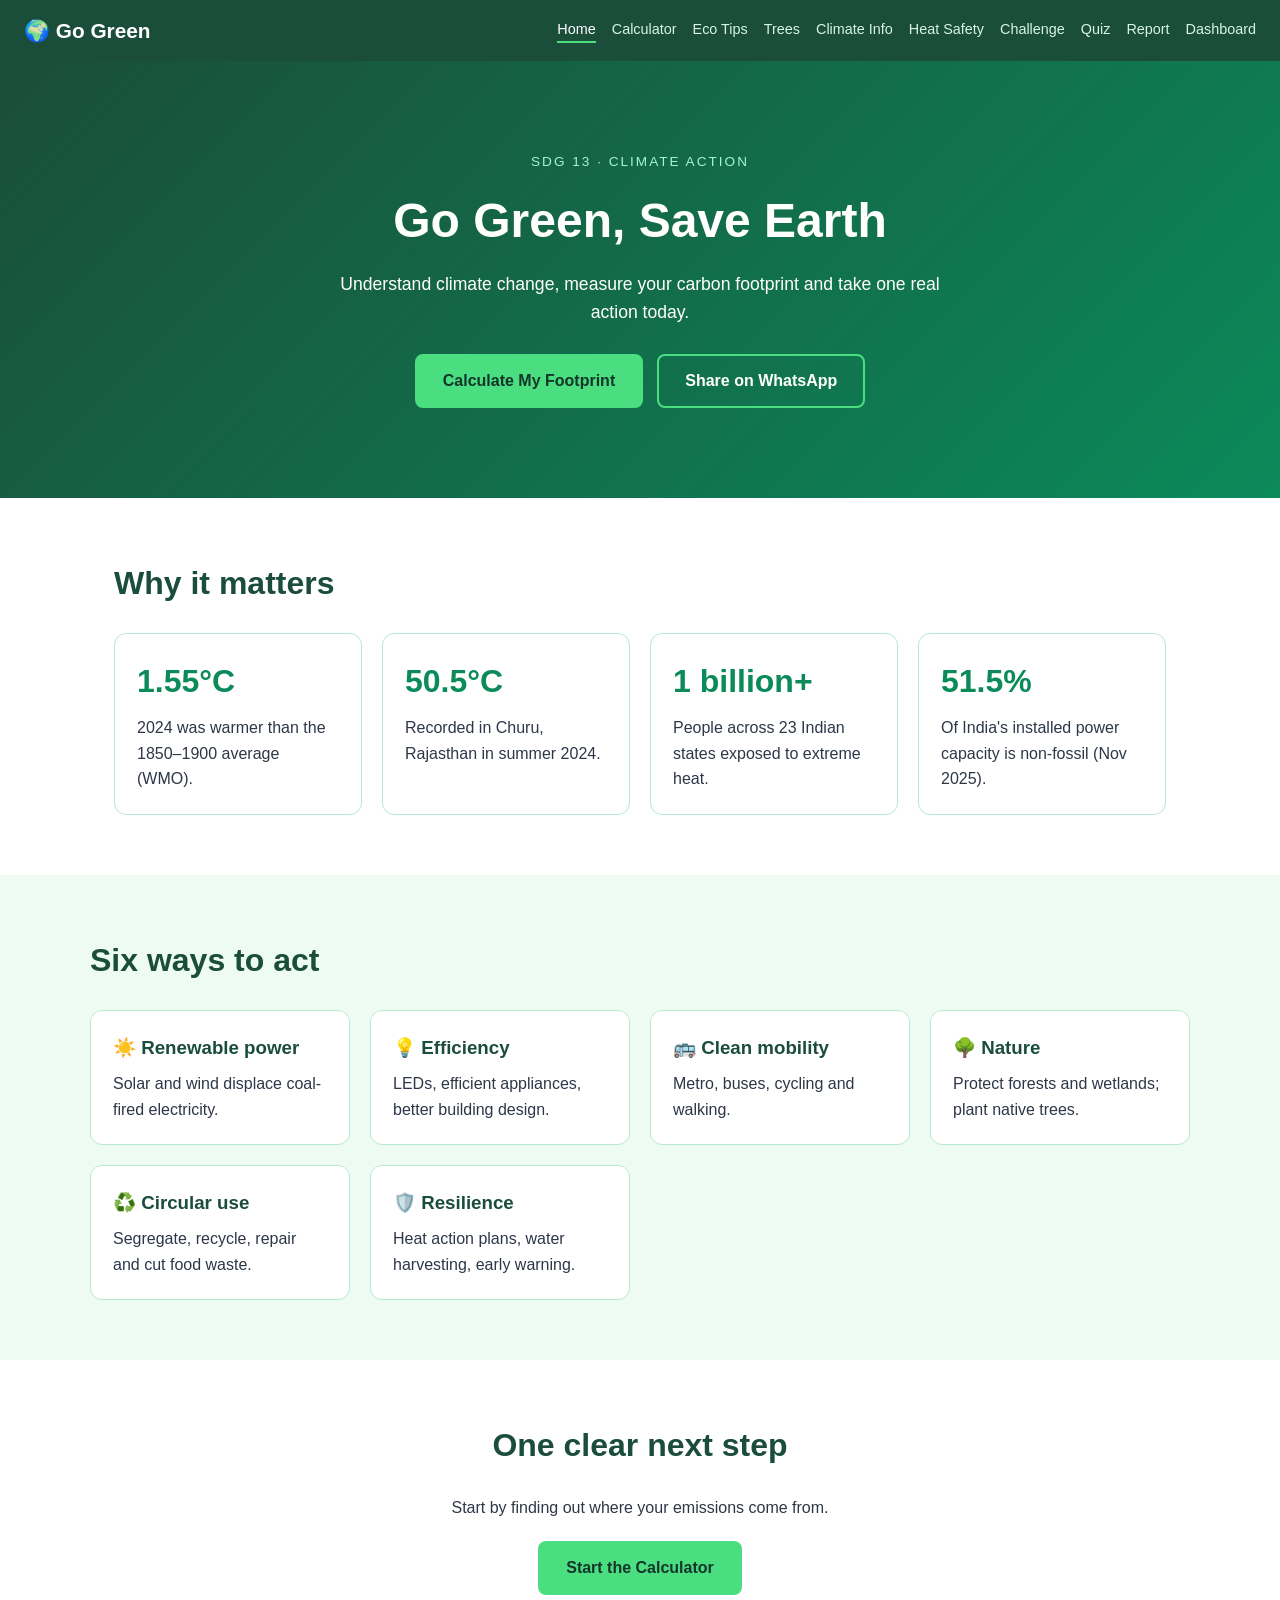
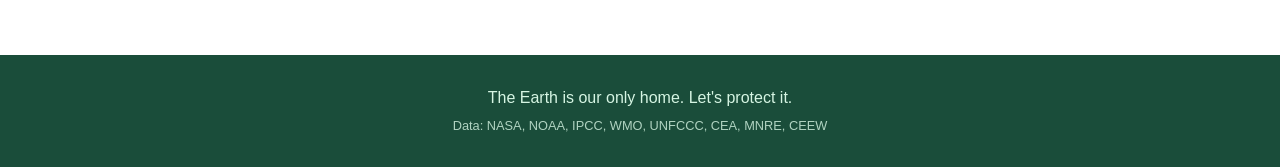
<file: index.html>
<!DOCTYPE html>
<html lang="en">
<head>
  <meta charset="UTF-8">
  <meta name="viewport" content="width=device-width, initial-scale=1.0">
  <title>Climate Action - Go Green, Save Earth</title>
  <link rel="stylesheet" href="css/style.css">
</head>
<body>

  <!-- NAVBAR (we copy this to every page) -->
  <header class="navbar">
    <a href="index.html" class="logo">🌍 Go Green</a>
    <button class="menu-btn" id="menuBtn" aria-label="Open menu">☰</button>
    <nav class="nav-links" id="navLinks">
      <a href="index.html" class="active">Home</a>
      <a href="calculator.html">Calculator</a>
      <a href="tips.html">Eco Tips</a>
      <a href="trees.html">Trees</a>
      <a href="info.html">Climate Info</a>
      <a href="heat.html">Heat Safety</a>
      <a href="challenge.html">Challenge</a>
      <a href="quiz.html">Quiz</a>
      <a href="report.html">Report</a>
      <a href="dashboard.html">Dashboard</a>
    </nav>
  </header>

  <!-- HERO SECTION -->
  <section class="hero">
    <p class="tag">SDG 13 · CLIMATE ACTION</p>
    <h1>Go Green, Save Earth</h1>
    <p class="hero-text">
      Understand climate change, measure your carbon footprint and take
      one real action today.
    </p>
    <div class="hero-buttons">
      <a href="calculator.html" class="btn">Calculate My Footprint</a>
      <button class="btn btn-outline" onclick="shareSite()">Share on WhatsApp</button>
    </div>
  </section>

  <!-- FACTS SECTION (data from your PPT) -->
  <section class="section">
    <h2>Why it matters</h2>
    <div class="grid">
      <div class="card stat">
        <h3>1.55°C</h3>
        <p>2024 was warmer than the 1850–1900 average (WMO).</p>
      </div>
      <div class="card stat">
        <h3>50.5°C</h3>
        <p>Recorded in Churu, Rajasthan in summer 2024.</p>
      </div>
      <div class="card stat">
        <h3>1 billion+</h3>
        <p>People across 23 Indian states exposed to extreme heat.</p>
      </div>
      <div class="card stat">
        <h3>51.5%</h3>
        <p>Of India's installed power capacity is non-fossil (Nov 2025).</p>
      </div>
    </div>
  </section>

  <!-- SIX LEVERS SECTION -->
  <section class="section light">
    <h2>Six ways to act</h2>
    <div class="grid">
      <div class="card"><h3>☀️ Renewable power</h3><p>Solar and wind displace coal-fired electricity.</p></div>
      <div class="card"><h3>💡 Efficiency</h3><p>LEDs, efficient appliances, better building design.</p></div>
      <div class="card"><h3>🚌 Clean mobility</h3><p>Metro, buses, cycling and walking.</p></div>
      <div class="card"><h3>🌳 Nature</h3><p>Protect forests and wetlands; plant native trees.</p></div>
      <div class="card"><h3>♻️ Circular use</h3><p>Segregate, recycle, repair and cut food waste.</p></div>
      <div class="card"><h3>🛡️ Resilience</h3><p>Heat action plans, water harvesting, early warning.</p></div>
    </div>
  </section>

  <!-- CALL TO ACTION -->
  <section class="section center">
    <h2>One clear next step</h2>
    <p>Start by finding out where your emissions come from.</p>
    <a href="calculator.html" class="btn">Start the Calculator</a>
  </section>

  <footer class="footer">
    <p>The Earth is our only home. Let's protect it.</p>
    <p class="small">Data: NASA, NOAA, IPCC, WMO, UNFCCC, CEA, MNRE, CEEW</p>
  </footer>

  <script src="js/main.js"></script>
</body>
</html>
</file>
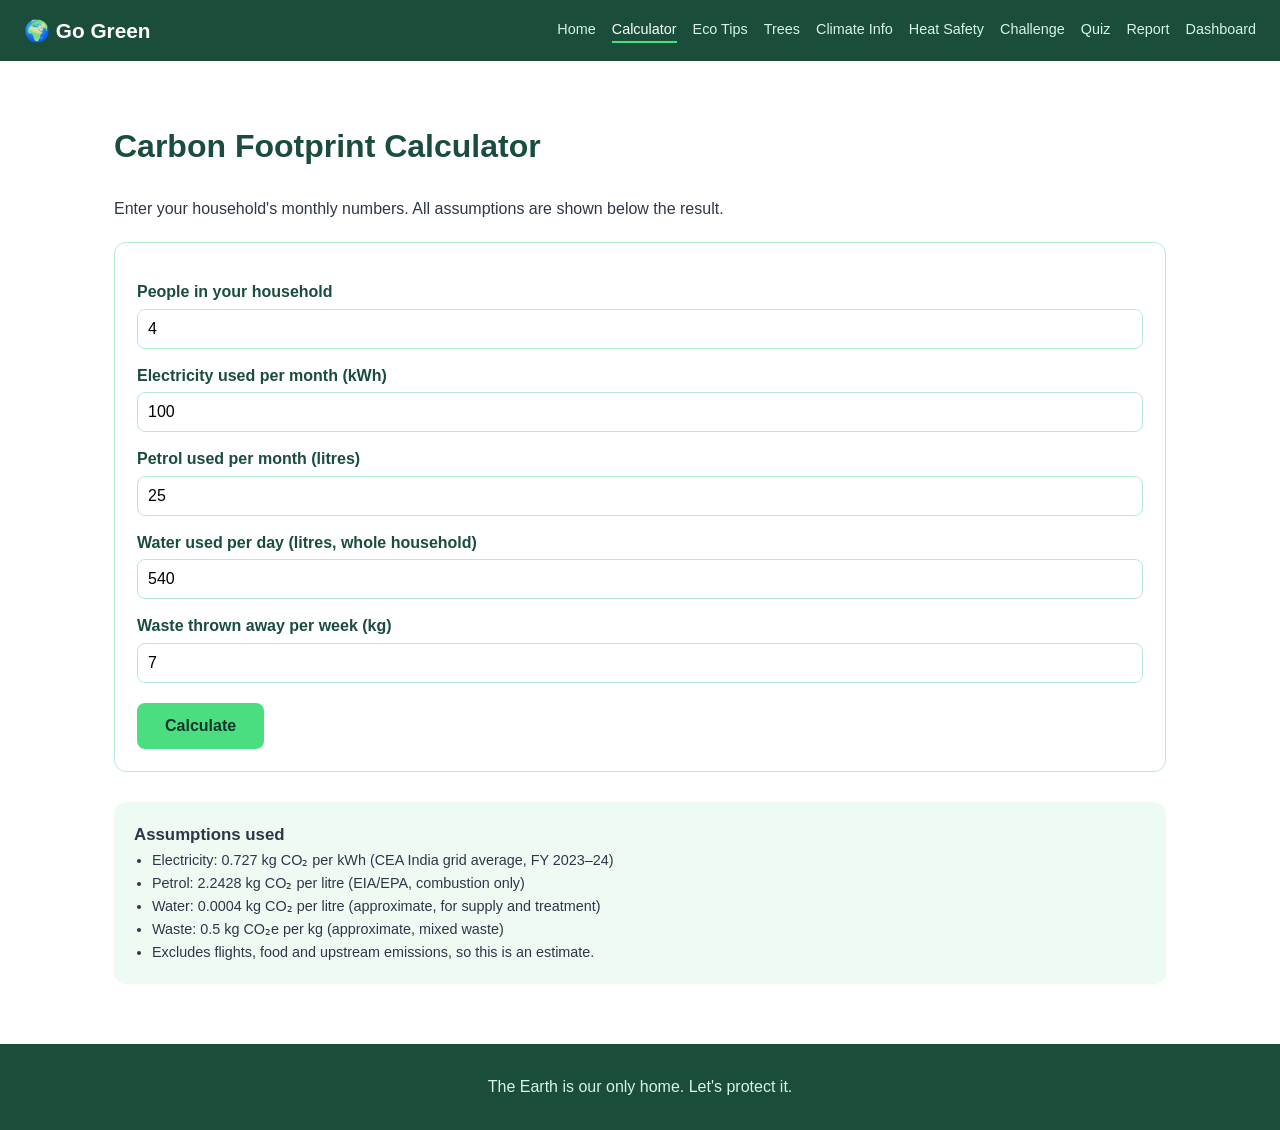
<file: calculator.html>
<!DOCTYPE html>
<html lang="en">
<head>
  <meta charset="UTF-8">
  <meta name="viewport" content="width=device-width, initial-scale=1.0">
  <title>Carbon Calculator - Go Green</title>
  <link rel="stylesheet" href="css/style.css">
</head>
<body>

  <header class="navbar">
    <a href="index.html" class="logo">🌍 Go Green</a>
    <button class="menu-btn" id="menuBtn" aria-label="Open menu">☰</button>
    <nav class="nav-links" id="navLinks">
      <a href="index.html">Home</a>
      <a href="calculator.html" class="active">Calculator</a>
      <a href="tips.html">Eco Tips</a>
      <a href="trees.html">Trees</a>
      <a href="info.html">Climate Info</a>
      <a href="heat.html">Heat Safety</a>
      <a href="challenge.html">Challenge</a>
      <a href="quiz.html">Quiz</a>
      <a href="report.html">Report</a>
      <a href="dashboard.html">Dashboard</a>
    </nav>
  </header>

  <section class="section">
    <h2>Carbon Footprint Calculator</h2>
    <p>Enter your household's monthly numbers. All assumptions are shown below the result.</p>

    <div class="calc-layout">

      <!-- INPUT FORM -->
      <div class="card">
        <label for="people">People in your household</label>
        <input type="number" id="people" min="1" value="4">

        <label for="electricity">Electricity used per month (kWh)</label>
        <input type="number" id="electricity" min="0" value="100">

        <label for="petrol">Petrol used per month (litres)</label>
        <input type="number" id="petrol" min="0" value="25">

        <label for="water">Water used per day (litres, whole household)</label>
        <input type="number" id="water" min="0" value="540">

        <label for="waste">Waste thrown away per week (kg)</label>
        <input type="number" id="waste" min="0" value="7">

        <button class="btn" id="calcBtn">Calculate</button>
      </div>

      <!-- RESULT -->
      <div class="card" id="resultBox" style="display:none;">
        <h3>Your monthly footprint</h3>
        <p class="big-number"><span id="totalValue">0</span> kg CO₂e</p>
        <p id="perPerson"></p>

        <h3>Where it comes from</h3>
        <div id="breakdown"></div>

        <h3>Compare (per person, per month)</h3>
        <div id="comparison"></div>

        <p id="impactMessage" class="impact"></p>

        <button class="btn" id="saveBtn">Save to my dashboard</button>
        <p id="saveMessage"></p>
      </div>
    </div>

    <div class="assumptions">
      <h3>Assumptions used</h3>
      <ul>
        <li>Electricity: 0.727 kg CO₂ per kWh (CEA India grid average, FY 2023–24)</li>
        <li>Petrol: 2.2428 kg CO₂ per litre (EIA/EPA, combustion only)</li>
        <li>Water: 0.0004 kg CO₂ per litre (approximate, for supply and treatment)</li>
        <li>Waste: 0.5 kg CO₂e per kg (approximate, mixed waste)</li>
        <li>Excludes flights, food and upstream emissions, so this is an estimate.</li>
      </ul>
    </div>
  </section>

  <footer class="footer">
    <p>The Earth is our only home. Let's protect it.</p>
  </footer>

  <script src="js/main.js"></script>
  <script src="js/calculator.js"></script>
</body>
</html>
</file>
<file: css/style.css>
/* ---------- Colours and basic reset ---------- */
:root {
  --dark: #1a4d3a;
  --green: #0b8a5a;
  --light: #eefbf3;
  --text: #2d3748;
}

* {
  margin: 0;
  padding: 0;
  box-sizing: border-box;
}

body {
  font-family: Arial, Helvetica, sans-serif;
  color: var(--text);
  line-height: 1.6;
}

/* ---------- Navbar ---------- */
.navbar {
  background: var(--dark);
  display: flex;
  justify-content: space-between;
  align-items: center;
  padding: 14px 24px;
  position: sticky;
  top: 0;
  z-index: 10;
}

.logo {
  color: white;
  font-size: 1.3rem;
  font-weight: bold;
  text-decoration: none;
}

.nav-links {
  display: flex;
  flex-wrap: wrap;
  gap: 16px;
}

.nav-links a {
  color: #d6f5e3;
  text-decoration: none;
  font-size: 0.9rem;
}

.nav-links a:hover,
.nav-links a.active {
  color: white;
  border-bottom: 2px solid #4ade80;
}

.menu-btn {
  display: none;
  background: none;
  border: none;
  color: white;
  font-size: 1.8rem;
  cursor: pointer;
}

/* ---------- Hero ---------- */
.hero {
  background: linear-gradient(135deg, #1a4d3a, #0b8a5a);
  color: white;
  text-align: center;
  padding: 90px 20px;
}

.tag {
  letter-spacing: 2px;
  font-size: 0.85rem;
  color: #a7f3d0;
}

.hero h1 {
  font-size: 3rem;
  margin: 10px 0;
}

.hero-text {
  max-width: 600px;
  margin: 0 auto 28px;
  font-size: 1.1rem;
}

.hero-buttons {
  display: flex;
  justify-content: center;
  gap: 14px;
  flex-wrap: wrap;
}

/* ---------- Buttons ---------- */
.btn {
  display: inline-block;
  background: #4ade80;
  color: #14352a;
  padding: 12px 26px;
  border-radius: 8px;
  text-decoration: none;
  font-weight: bold;
  border: 2px solid #4ade80;
  cursor: pointer;
  font-size: 1rem;
}

.btn:hover {
  background: #22c55e;
}

.btn-outline {
  background: transparent;
  color: white;
}

.btn-outline:hover {
  background: rgba(255, 255, 255, 0.15);
}

/* ---------- Sections and cards ---------- */
.section {
  padding: 60px 24px;
  max-width: 1100px;
  margin: 0 auto;
}

.section.light {
  background: var(--light);
  max-width: none;
}

.section.light > * {
  max-width: 1100px;
  margin-left: auto;
  margin-right: auto;
}

.section h2 {
  color: var(--dark);
  font-size: 2rem;
  margin-bottom: 24px;
}

.center {
  text-align: center;
}

.center p {
  margin-bottom: 20px;
}

.grid {
  display: grid;
  grid-template-columns: repeat(auto-fit, minmax(230px, 1fr));
  gap: 20px;
}

.card {
  background: white;
  border: 1px solid #b7ebcf;
  border-radius: 12px;
  padding: 22px;
}

.card h3 {
  color: var(--dark);
  margin-bottom: 8px;
}

.stat h3 {
  color: var(--green);
  font-size: 2rem;
}

/* ---------- Footer ---------- */
.footer {
  background: var(--dark);
  color: #d6f5e3;
  text-align: center;
  padding: 30px 20px;
}

.footer .small {
  font-size: 0.8rem;
  margin-top: 6px;
  opacity: 0.8;
}

/* ---------- Mobile view ---------- */
@media (max-width: 800px) {
  .menu-btn {
    display: block;
  }

  .nav-links {
    display: none;
    flex-direction: column;
    width: 100%;
    margin-top: 12px;
  }

  .nav-links.open {
    display: flex;
  }

  .navbar {
    flex-wrap: wrap;
  }

  .hero h1 {
    font-size: 2.1rem;
  }
}
/* ---------- Calculator page ---------- */
.calc-layout {
  display: grid;
  grid-template-columns: repeat(auto-fit, minmax(300px, 1fr));
  gap: 24px;
  margin-top: 20px;
}

.card label {
  display: block;
  margin: 14px 0 4px;
  font-weight: bold;
  color: var(--dark);
}

.card input {
  width: 100%;
  padding: 10px;
  border: 1px solid #b7ebcf;
  border-radius: 8px;
  font-size: 1rem;
}

.card .btn {
  margin-top: 20px;
}

.big-number {
  font-size: 2.2rem;
  font-weight: bold;
  color: var(--green);
}

.impact {
  background: var(--light);
  padding: 12px;
  border-radius: 8px;
  margin: 16px 0;
}

.bar-row {
  display: flex;
  align-items: center;
  gap: 8px;
  margin: 8px 0;
  font-size: 0.9rem;
}

.bar-label { width: 110px; }
.bar-value { width: 70px; text-align: right; }

.bar-track {
  flex: 1;
  background: #e5e7eb;
  border-radius: 6px;
  height: 14px;
}

.bar-fill { height: 14px; border-radius: 6px; }
.bar-fill.green { background: #0b8a5a; }
.bar-fill.orange { background: #f59e0b; }
.bar-fill.blue { background: #3b82f6; }
.bar-fill.grey { background: #9ca3af; }

.assumptions {
  margin-top: 30px;
  background: var(--light);
  padding: 20px;
  border-radius: 12px;
  font-size: 0.9rem;
}

.assumptions li { margin-left: 18px; }
</file>
